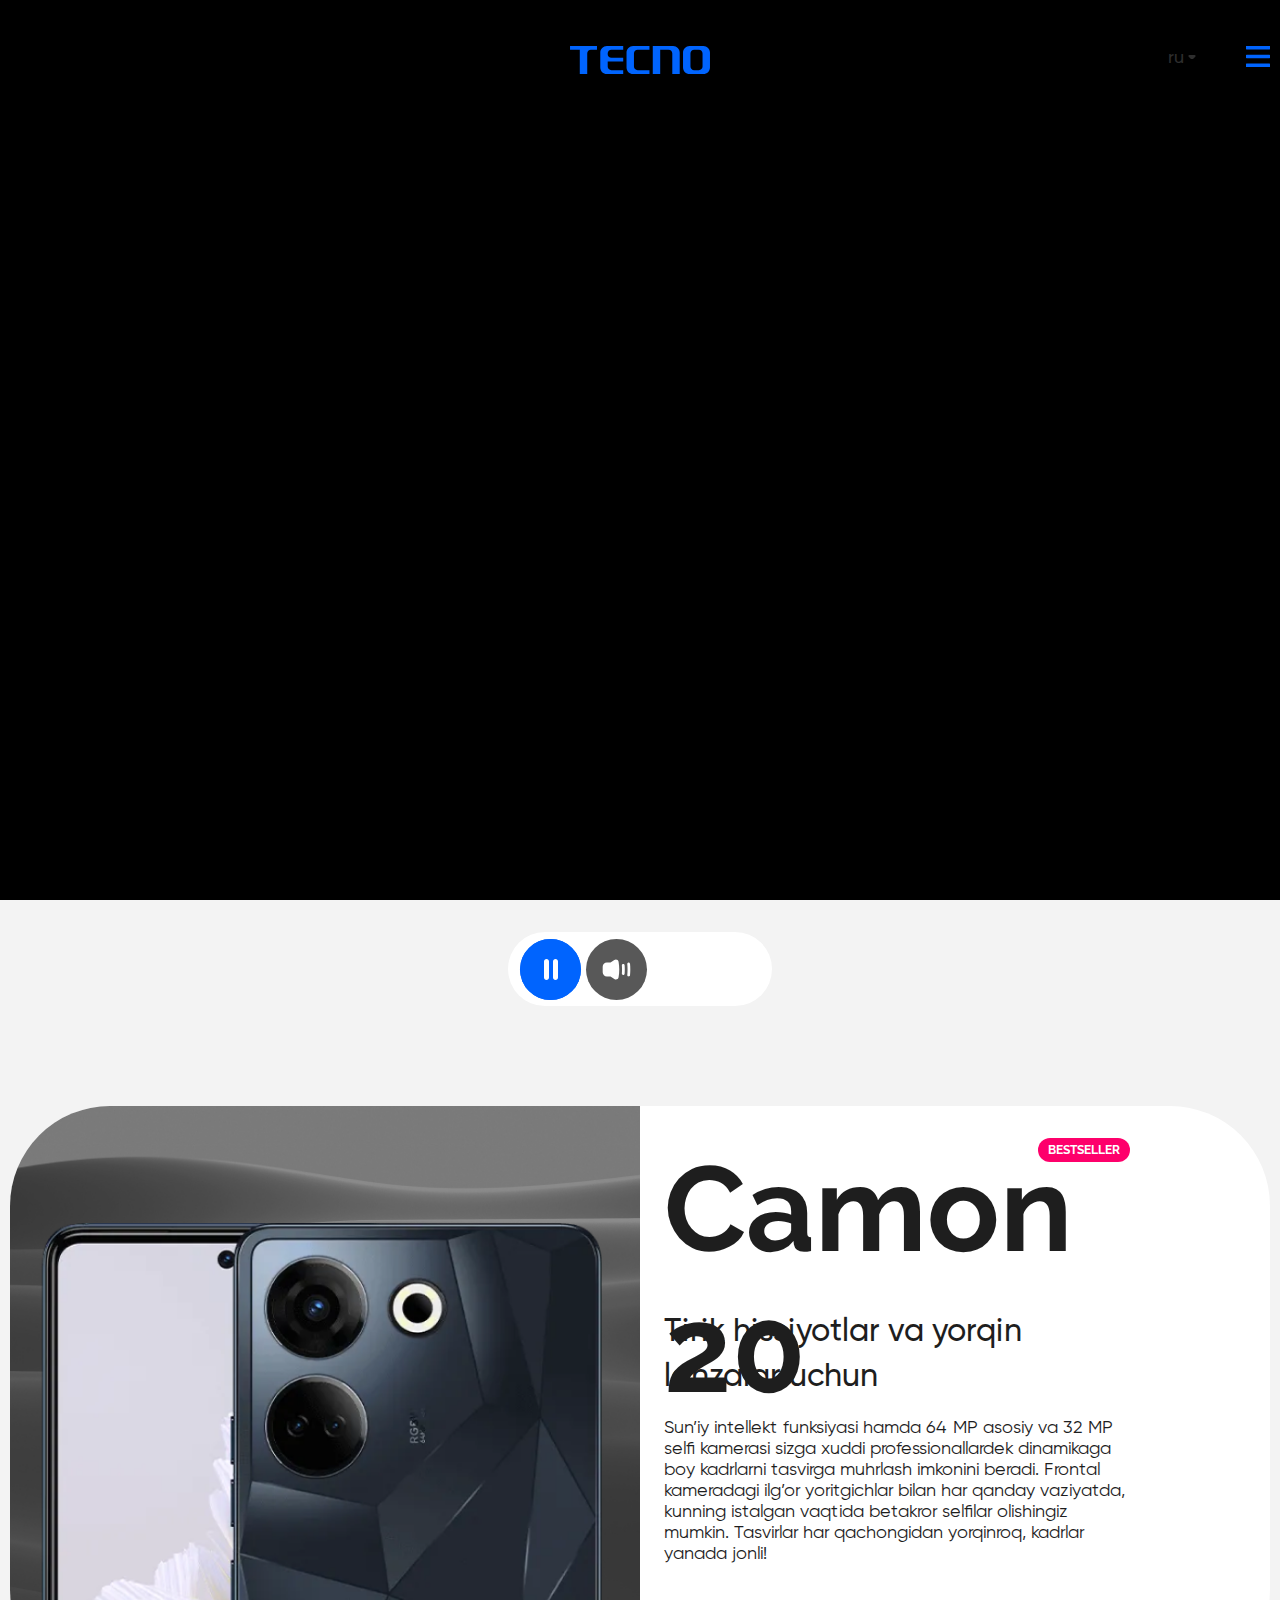
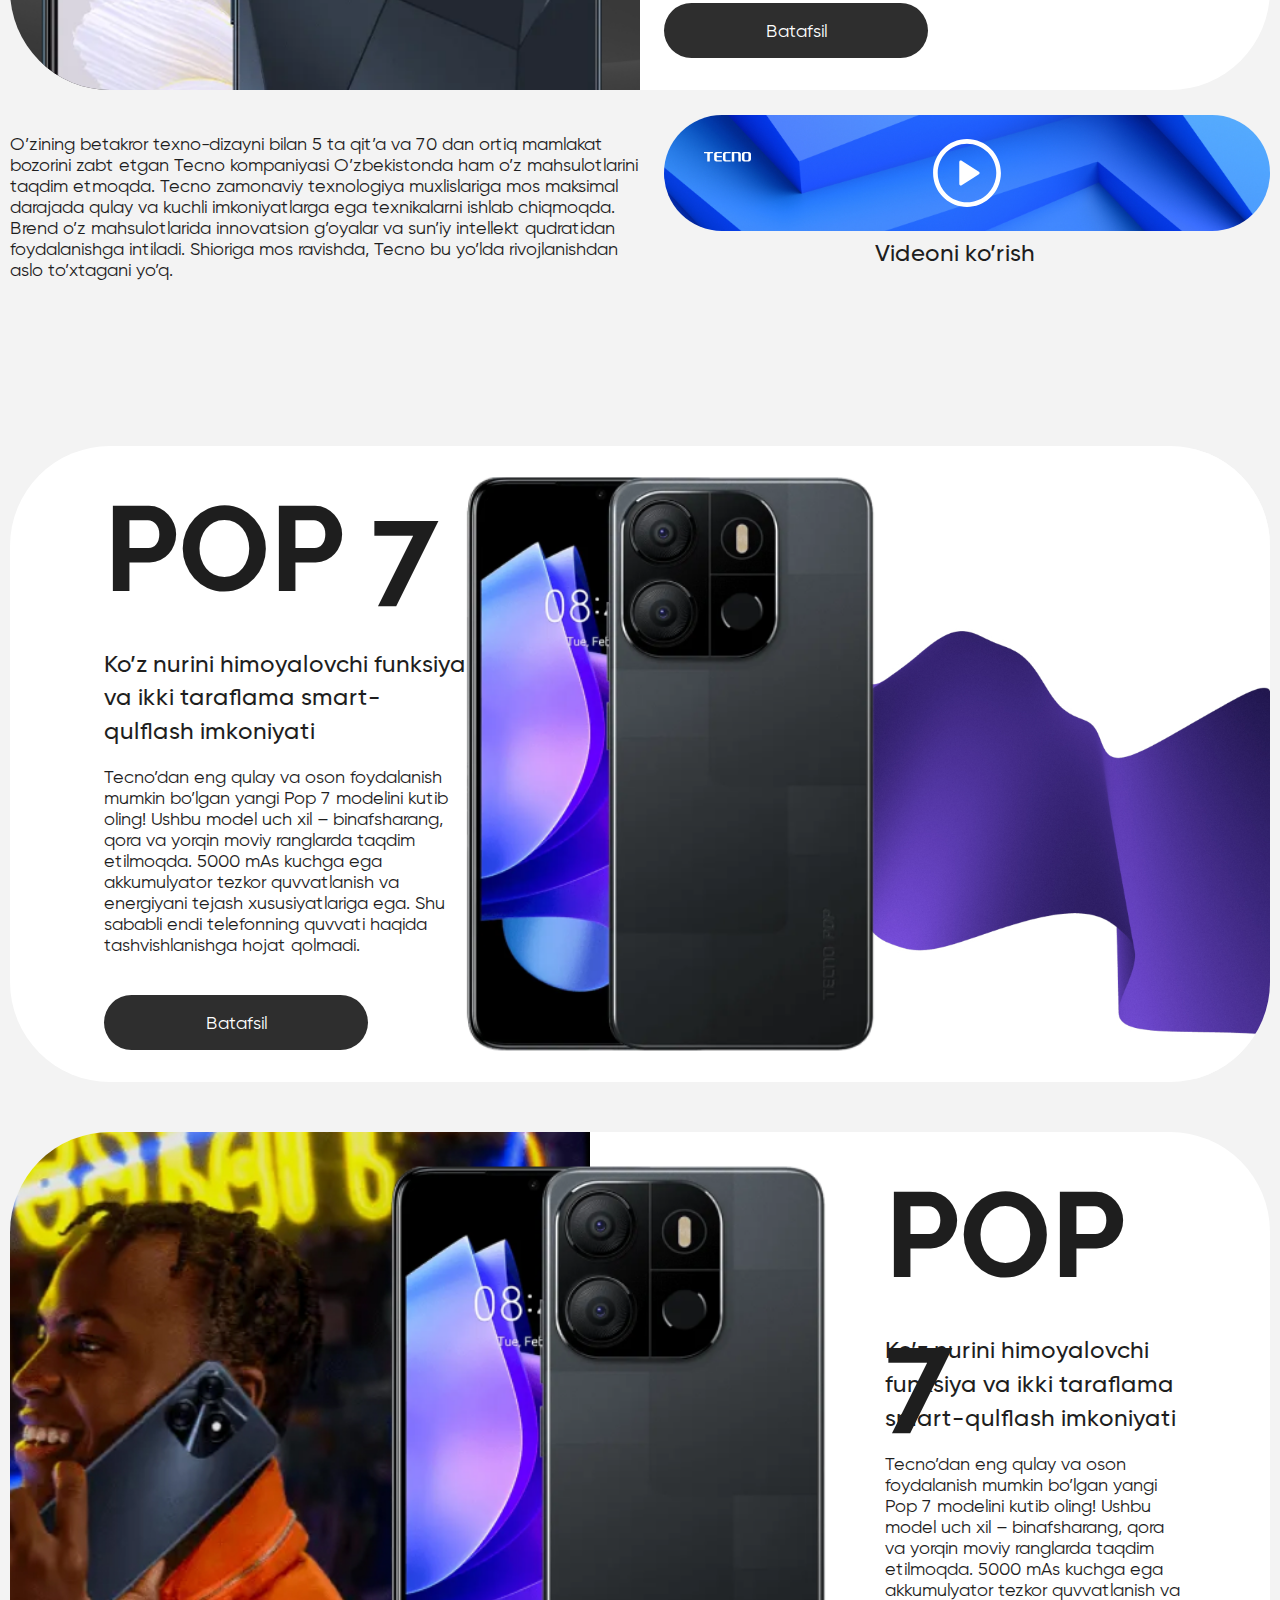
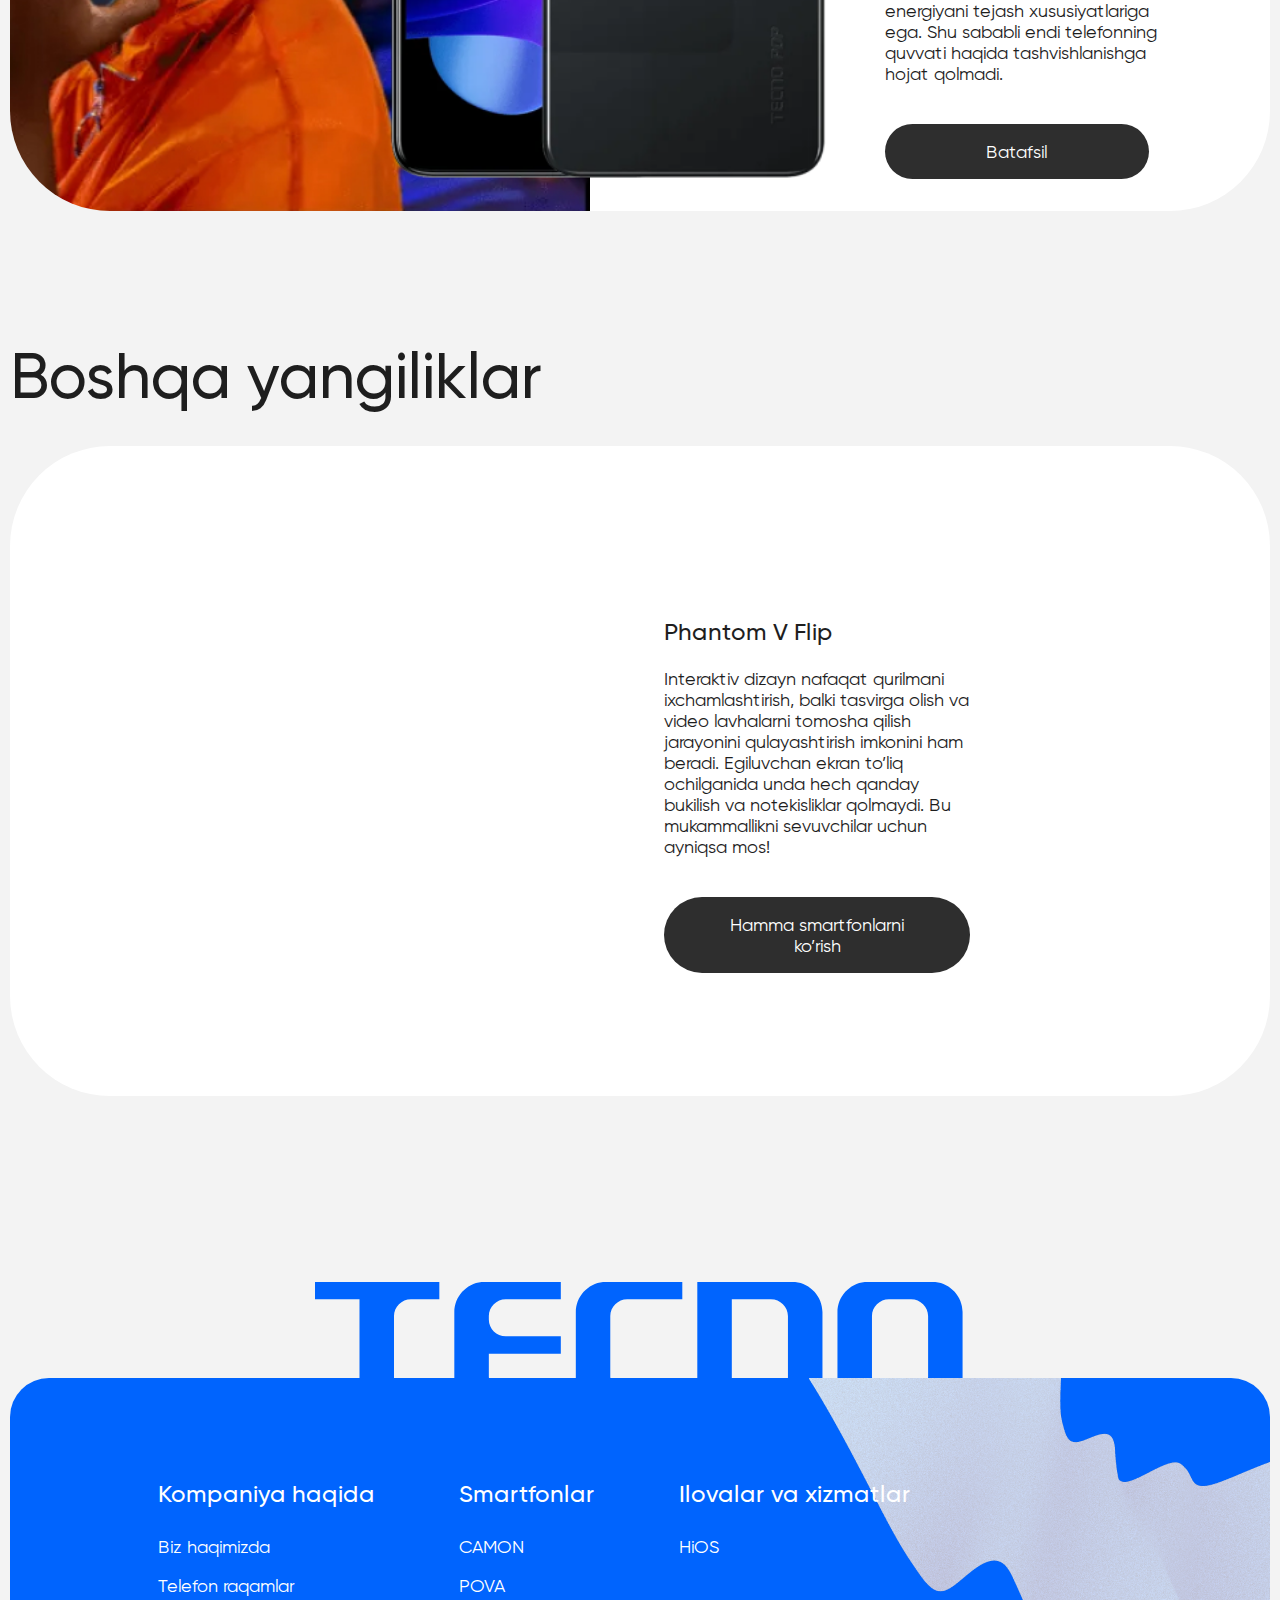
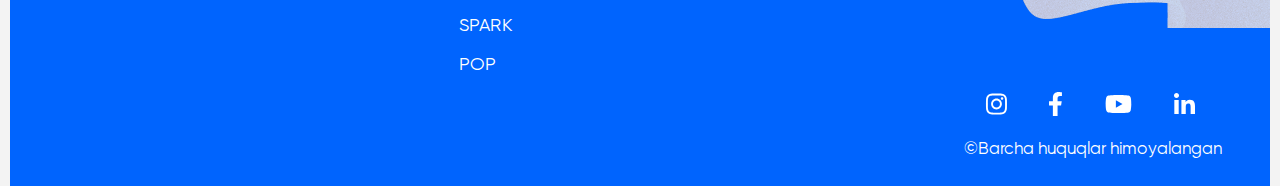
<file: index.html>
<!DOCTYPE html>
<html lang="en">

<head>
    <meta charset="UTF-8">
    <meta name="viewport" content="width=device-width, initial-scale=1.0">
    <title>Document</title>
    <link rel="stylesheet" href="assets/css/style.css">
</head>

<body>
    <div class="wrapper">
        <header class="header">
            <div class="header__wrapper">
                <div class="header__main">
                    <div class="container">
                        <div class="header__logo">
                            <a href="index.html">
                                <img src="assets/img/logo.svg" alt="">
                            </a>
                            <div class="header__link">
                                <div class="header__leng">
                                    ru
                                </div>
                                <img class="header__burger" src="assets/img/icons/burger.svg" alt="menu">
                            </div>
                        </div>
                    </div>
                </div>
                <div class="header__top">
                    <div class="container">
                        <a href="index.html">
                            <img src="assets/img/logo.svg" alt="">
                        </a>
                        <div class="header__top--text">Stop at nothing</div>
                        <nav class="header__top--nav">
                            <ul>
                                <li><a href="index.html">Asosiy sahifa</a></li>
                                <li><a href="catalog.html">Smartfonlar</a></li>
                                <li><a href="#">Biz haqimizda</a></li>
                                <li><a href="#">Kontaktlar</a></li>
                            </ul>
                        </nav>

                    </div>
                </div>
            </div>

        </header>
        <main class="main">
            <section class="main-offer">
                <div class="main-offer__video">
                    <video id="video-main" autoplay muted class="video-item">
                        <!-- <source src="assets/video/video-1.webm" type="video/webm"> -->
                        <!-- <source src="https://d3fyizz0b46qgr.cloudfront.net/global/phones/pova5/videos/20230727-fhd-display.mp4" type="video/mp4"> -->
                        <source
                            src="https://d3fyizz0b46qgr.cloudfront.net/global/phones/pova5/videos/20230727-fhd-display.mp4"
                            type="video/mp4">
                    </video>
                    <!-- <video id="video-main" autoplay loop muted class="video-item">
                       <source src="assets/video/video-1.webm" type="video/webm"> 
                        <source src="assets/video/POVA_128+6_EN_TECNO.mp4" type="video/mp4">
                    </video> -->
                </div>

            </section>
            <div class="container">
                <div class="player">
                    <div id="player__start" class="player__start player__btn">
                        <svg width="21" height="26" viewBox="0 0 21 26" fill="none" xmlns="http://www.w3.org/2000/svg">
                            <path
                                d="M0.291992 24.0506V1.94926C0.292452 1.67273 0.367279 1.40142 0.508633 1.16375C0.649988 0.926088 0.852666 0.730815 1.09543 0.5984C1.33819 0.465985 1.6121 0.401303 1.88845 0.41113C2.1648 0.420958 2.43342 0.504932 2.66616 0.654256L19.8588 11.7018C20.0765 11.8413 20.2556 12.0333 20.3797 12.2601C20.5038 12.487 20.5688 12.7414 20.5688 12.9999C20.5688 13.2585 20.5038 13.5129 20.3797 13.7397C20.2556 13.9665 20.0765 14.1585 19.8588 14.298L2.66616 25.3487C2.43342 25.498 2.1648 25.582 1.88845 25.5918C1.6121 25.6016 1.33819 25.5369 1.09543 25.4045C0.852666 25.2721 0.649988 25.0768 0.508633 24.8392C0.367279 24.6015 0.292452 24.3302 0.291992 24.0537V24.0506Z"
                                fill="white" />
                        </svg>
                    </div>
                    <div id="player__pause" class="player__stop player__btn">
                        <svg width="14" height="21" viewBox="0 0 14 21" fill="none" xmlns="http://www.w3.org/2000/svg">
                            <path fill-rule="evenodd" clip-rule="evenodd"
                                d="M2.5 0C1.11929 0 0 1.11929 0 2.5V18.5C0 19.8807 1.11929 21 2.5 21C3.88071 21 5 19.8807 5 18.5V2.5C5 1.11929 3.88071 0 2.5 0ZM11.5 0C10.1193 0 9 1.11929 9 2.5V18.5C9 19.8807 10.1193 21 11.5 21C12.8807 21 14 19.8807 14 18.5V2.5C14 1.11929 12.8807 0 11.5 0Z"
                                fill="white" />
                        </svg>
                    </div>
                    <div id="player__sound" class="player__sound player__btn">
                        <svg width="29" height="21" viewBox="0 0 29 21" fill="none" xmlns="http://www.w3.org/2000/svg">
                            <path fill-rule="evenodd" clip-rule="evenodd"
                                d="M16.5867 2.63035C16.2345 0.605301 13.918 -0.222122 12.3281 0.903671L8.89266 3.34036C8.65948 3.50494 8.38104 3.59324 8.09563 3.59314H4.83152C3.73246 3.59314 2.67841 4.02974 1.90126 4.8069C1.1241 5.58405 0.6875 6.6381 0.6875 7.73716V13.2625C0.6875 14.3616 1.1241 15.4156 1.90126 16.1928C2.67841 16.9699 3.73246 17.4065 4.83152 17.4065H8.09563C8.38166 17.4066 8.66064 17.4954 8.89404 17.6607L12.3281 20.0946C13.9166 21.2218 16.2345 20.3944 16.5867 18.368C17.0315 15.8125 17.2636 13.1824 17.2636 10.4998C17.2636 7.81728 17.0315 5.18859 16.5867 2.63035ZM28.0353 4.83773C27.9946 4.47682 27.8133 4.14647 27.5308 3.9182C27.2483 3.68993 26.8873 3.5821 26.5259 3.61806C26.1645 3.65402 25.8318 3.83087 25.5998 4.11034C25.3678 4.3898 25.2552 4.74938 25.2864 5.11123C25.6424 8.69482 25.6424 12.3049 25.2864 15.8885C25.2659 16.0702 25.2817 16.2543 25.3329 16.4299C25.3841 16.6055 25.4697 16.7692 25.5846 16.9115C25.6996 17.0538 25.8417 17.1718 26.0027 17.2588C26.1636 17.3457 26.3402 17.3998 26.5223 17.4179C26.7043 17.436 26.8881 17.4178 27.0631 17.3643C27.238 17.3108 27.4006 17.223 27.5413 17.1062C27.6821 16.9894 27.7982 16.8457 27.883 16.6836C27.9678 16.5215 28.0196 16.3442 28.0353 16.162C28.4093 12.3965 28.4093 8.60321 28.0353 4.83773ZM22.6135 6.24255C22.6015 6.05966 22.5531 5.881 22.4713 5.71698C22.3895 5.55296 22.2759 5.40685 22.1371 5.28718C21.9982 5.16751 21.837 5.07667 21.6627 5.01994C21.4884 4.96322 21.3046 4.94175 21.1219 4.95678C20.9392 4.97181 20.7614 5.02304 20.5987 5.1075C20.436 5.19195 20.2918 5.30793 20.1744 5.44869C20.057 5.58944 19.9688 5.75216 19.9149 5.92734C19.861 6.10253 19.8425 6.28669 19.8605 6.46909C20.0817 9.15171 20.0817 11.848 19.8605 14.5306C19.8367 14.8923 19.9559 15.2488 20.1926 15.5234C20.4292 15.7979 20.7643 15.9685 21.1256 15.9982C21.4868 16.0279 21.8453 15.9145 22.1236 15.6823C22.402 15.4501 22.5779 15.1179 22.6135 14.7571C22.8474 11.9238 22.8474 9.07593 22.6135 6.24255Z"
                                fill="white" />
                        </svg>
                    </div>
                    <div class="player__din">
                        <span></span>
                        <span></span>
                        <span></span>
                    </div>
                </div>
            </div>
            <section id="camon20" class="camon20">
                <div class="container">
                    <div class="camon20__banner banner best">
                        <div class="banner__half camon20__banner--bg"
                            style="background-image: url('/assets/img/camon-bg.jpg');">
                            <img id="camon20img" src="assets/img/camon20-1.png" alt="">
                        </div>
                        <div class="banner__half camon20__banner--info">
                            <h2>Camon 20</h2>
                            <h3>Tirik hissiyotlar va yorqin lahzalar uchun</h3>
                            <p>Sun’iy intellekt funksiyasi hamda 64 MP asosiy va 32 MP selfi kamerasi sizga xuddi
                                professionallardek dinamikaga boy kadrlarni tasvirga muhrlash imkonini beradi. Frontal
                                kameradagi ilg’or yoritgichlar bilan har qanday vaziyatda, kunning istalgan vaqtida
                                betakror selfilar olishingiz mumkin. Tasvirlar har qachongidan yorqinroq, kadrlar yanada
                                jonli!
                            </p>
                            <a href="#" class="main-btn">Batafsil</a>
                        </div>
                    </div>
                    <div class="camon20__bottom">
                        <div class="banner__half">
                            <p>O’zining betakror texno-dizayni bilan 5 ta qit’a va 70 dan ortiq mamlakat bozorini zabt
                                etgan Tecno kompaniyasi O’zbekistonda ham o’z mahsulotlarini taqdim etmoqda. Tecno
                                zamonaviy texnologiya muxlislariga mos maksimal darajada qulay va kuchli imkoniyatlarga
                                ega texnikalarni ishlab chiqmoqda. Brend o’z mahsulotlarida innovatsion g’oyalar va
                                sun’iy intellekt qudratidan foydalanishga intiladi. Shioriga mos ravishda, Tecno bu
                                yo’lda rivojlanishdan aslo to’xtagani yo’q. </p>
                        </div>
                        <div class="banner__half">
                            <div class="video-button">
                                <div class="video-button__logo">
                                    <svg width="47" height="10" viewBox="0 0 47 10" fill="none"
                                        xmlns="http://www.w3.org/2000/svg">
                                        <path fill-rule="evenodd" clip-rule="evenodd"
                                            d="M34.6098 0H27.7705V9.42498H30.2647V1.26869H33.0931C33.7679 1.26869 34.3228 1.82235 34.3228 2.50257V9.42498H36.817V2.2115C36.8139 0.9966 35.8206 0 34.6098 0Z"
                                            fill="white" />
                                        <path fill-rule="evenodd" clip-rule="evenodd"
                                            d="M44.7631 0H40.1279C38.9171 0 37.9238 0.9966 37.9238 2.2115V7.21348C37.9238 8.42839 38.9171 9.42498 40.1279 9.42498H44.7631C45.9771 9.42498 46.9672 8.42839 46.9672 7.21348V2.2115C46.9703 0.9966 45.9771 0 44.7631 0ZM43.2464 1.26869C43.9212 1.26869 44.4762 1.82235 44.4762 2.50257V6.92558C44.4762 7.60263 43.9244 8.15946 43.2464 8.15946H41.6477C40.973 8.15946 40.418 7.6058 40.418 6.92558V2.50257C40.418 1.82552 40.9698 1.26869 41.6477 1.26869H43.2464Z"
                                            fill="white" />
                                        <path fill-rule="evenodd" clip-rule="evenodd"
                                            d="M12.3572 0H17.85V1.26869H13.8738C13.1991 1.26869 12.6473 1.82235 12.6473 2.50257V2.74302C12.6473 3.42008 13.1991 3.97691 13.8738 3.97691H17.85V5.24559H12.6473V6.92558C12.6473 7.60263 13.1991 8.15946 13.8738 8.15946H17.85V9.42815H12.3572C11.1463 9.42815 10.1531 8.43155 10.1531 7.21665V2.2115C10.1531 0.996599 11.1463 0 12.3572 0Z"
                                            fill="white" />
                                        <path fill-rule="evenodd" clip-rule="evenodd"
                                            d="M21.1679 0H26.6608V1.26869H22.6846C22.0098 1.26869 21.4549 1.82235 21.4549 2.50257V6.92558C21.4549 7.60263 22.0067 8.15946 22.6846 8.15946H26.6608V9.42815H21.1679C19.954 9.42815 18.9639 8.43155 18.9639 7.21665V2.2115C18.9639 0.996599 19.954 0 21.1679 0Z"
                                            fill="white" />
                                        <path fill-rule="evenodd" clip-rule="evenodd"
                                            d="M9.0402 0H0V1.26869H3.27617V9.42498H5.77034V2.50257C5.77034 1.82552 6.32215 1.27185 6.99693 1.26869H9.0465V0H9.0402Z"
                                            fill="white" />
                                    </svg>
                                </div>
                                <svg width="74" height="74" viewBox="0 0 74 74" fill="none"
                                    xmlns="http://www.w3.org/2000/svg">
                                    <path
                                        d="M29.292 48.0506V25.9493C29.2925 25.6727 29.3673 25.4014 29.5086 25.1638C29.65 24.9261 29.8527 24.7308 30.0954 24.5984C30.3382 24.466 30.6121 24.4013 30.8884 24.4111C31.1648 24.421 31.4334 24.5049 31.6662 24.6543L48.8588 35.7018C49.0765 35.8413 49.2556 36.0333 49.3797 36.2601C49.5038 36.487 49.5688 36.7414 49.5688 36.9999C49.5688 37.2585 49.5038 37.5129 49.3797 37.7397C49.2556 37.9665 49.0765 38.1585 48.8588 38.298L31.6662 49.3487C31.4334 49.498 31.1648 49.582 30.8884 49.5918C30.6121 49.6016 30.3382 49.5369 30.0954 49.4045C29.8527 49.2721 29.65 49.0768 29.5086 48.8392C29.3673 48.6015 29.2925 48.3302 29.292 48.0537V48.0506Z"
                                        fill="white" />
                                    <path
                                        d="M3.08301 36.9997C3.08301 18.2684 18.2684 3.08301 36.9997 3.08301C55.7309 3.08301 70.9163 18.2684 70.9163 36.9997C70.9163 55.7309 55.7309 70.9163 36.9997 70.9163C18.2684 70.9163 3.08301 55.7309 3.08301 36.9997ZM36.9997 7.70801C29.231 7.70801 21.7806 10.7941 16.2873 16.2873C10.7941 21.7806 7.70801 29.231 7.70801 36.9997C7.70801 44.7683 10.7941 52.2188 16.2873 57.712C21.7806 63.2053 29.231 66.2913 36.9997 66.2913C44.7683 66.2913 52.2188 63.2053 57.712 57.712C63.2053 52.2188 66.2913 44.7683 66.2913 36.9997C66.2913 29.231 63.2053 21.7806 57.712 16.2873C52.2188 10.7941 44.7683 7.70801 36.9997 7.70801Z"
                                        fill="white" />
                                </svg>
                            </div>
                            <h4>Videoni ko’rish</h4>
                        </div>
                    </div>

                </div>
            </section>
            <section id="pop7" class="pop7">
                <div class="container">
                    <div class="pop7__banner banner reverse">
                        <img id="pop7img" src="assets/img/pop7-1.png" alt="">
                        <div class="banner__half pop7__banner--bg"
                            style="background-image: url('/assets/img/pop7-bg.jpg');">

                        </div>
                        <div class="banner__half pop7__banner--info">
                            <h2>POP 7</h2>
                            <h4>Ko’z nurini himoyalovchi funksiya va ikki taraflama smart-qulflash imkoniyati</h4>
                            <p>Tecno’dan eng qulay va oson foydalanish mumkin bo’lgan yangi Pop 7 modelini kutib oling!
                                Ushbu model uch xil – binafsharang, qora va yorqin moviy ranglarda taqdim etilmoqda.
                                5000 mAs kuchga ega akkumulyator tezkor quvvatlanish va energiyani tejash
                                xususiyatlariga ega. Shu sababli endi telefonning quvvati haqida tashvishlanishga hojat
                                qolmadi.
                            </p>
                            <a href="#" class="main-btn">Batafsil</a>
                        </div>
                    </div>
                </div>
            </section>
            <section id="spark10" class="spark10">
                <div class="container">
                    <div class="spark10__banner banner">
                        <img id="spark10img" src="assets/img/pop7-1.png" alt="">
                        <div class="banner__half spark10__banner--bg"
                            style="background-image: url('/assets/img/spark10-bg.jpg');">

                        </div>
                        <div class="banner__half spark10__banner--info">
                            <h2>POP 7</h2>
                            <h4>Ko’z nurini himoyalovchi funksiya va ikki taraflama smart-qulflash imkoniyati</h4>
                            <p>Tecno’dan eng qulay va oson foydalanish mumkin bo’lgan yangi Pop 7 modelini kutib oling!
                                Ushbu model uch xil – binafsharang, qora va yorqin moviy ranglarda taqdim etilmoqda.
                                5000 mAs kuchga ega akkumulyator tezkor quvvatlanish va energiyani tejash
                                xususiyatlariga ega. Shu sababli endi telefonning quvvati haqida tashvishlanishga hojat
                                qolmadi.
                            </p>
                            <a href="#" class="main-btn">Batafsil</a>
                        </div>
                    </div>
                </div>
            </section>
            <section id="top-new" class="top-new">
                <div class="container">
                    <div class="top-new__title">
                        Boshqa yangiliklar
                    </div>
                    <div class="top-new__banner banner">
                        <div class="banner__half top-new__banner--bg">
                            <video id="video-main" autoplay muted loop class="video-item">
                                <source
                                    src="https://d3jin7zvhxnw5y.cloudfront.net/global/phones/camon20pro5g/videos/tvc/previewVideo.mp4"
                                    type="video/mp4">
                            </video>
                        </div>
                        <div class="banner__half top-new__banner--info">
                            <h2></h2>
                            <h4>Phantom V Flip</h4>
                            <p>Interaktiv dizayn nafaqat qurilmani ixchamlashtirish, balki tasvirga olish va video
                                lavhalarni tomosha qilish jarayonini qulayashtirish imkonini ham beradi. Egiluvchan
                                ekran to’liq ochilganida unda hech qanday bukilish va notekisliklar qolmaydi. Bu
                                mukammallikni sevuvchilar uchun ayniqsa mos!
                            </p>
                            <a href="#" class="main-btn">Hamma smartfonlarni ko’rish</a>
                        </div>
                    </div>
                </div>
            </section>
        </main>
        <footer id="footer" class="footer">
            <div class="container">
                <img class="footer__logo" src="assets/img/logo-footer.svg" alt="">
                <div class="footer__wrapper">
                    <div class="footer__inner">
                        <div class="footer__item">
                            <h4>Kompaniya haqida</h4>
                            <ul>
                                <li><a href="#">Biz haqimizda</a></li>
                                <li><a href="#">Telefon raqamlar</a></li>
                            </ul>
                        </div>
                        <div class="footer__item">
                            <h4>Smartfonlar</h4>
                            <ul>
                                <li><a href="#">CAMON</a></li>
                                <li><a href="#">POVA</a></li>
                                <li><a href="#">SPARK</a></li>
                                <li><a href="#">POP</a></li>
                            </ul>
                        </div>
                        <div class="footer__item">
                            <h4>Ilovalar va xizmatlar</h4>
                            <ul>
                                <li><a href="#">HiOS</a></li>
                            </ul>
                        </div>
                    </div>
                    <div class="footer__bottom">
                        <div class="footer__bottom--inner">
                            <div class="footer__bottom--social">
                                <ul>
                                    <li><a href="#"><img src="assets/img/icons/instagram-w.svg" alt=""></a></li>
                                    <li><a href="#"><img src="assets/img/icons/facebook-w.svg" alt=""></a></li>
                                    <li><a href="#"><img src="assets/img/icons/youtube-w.svg" alt=""></a></li>
                                    <li><a href="#"><img src="assets/img/icons/linkedin-in-w.svg" alt=""></a></li>
                                </ul>
                            </div>
                            <div class="footer__bottom--copy">
                                ©Barcha huquqlar himoyalangan
                            </div>
                        </div>
                    </div>
                </div>
            </div>
        </footer>
    </div>
    <script src="assets/js/main.js"></script>
</body>

</html>
</file>
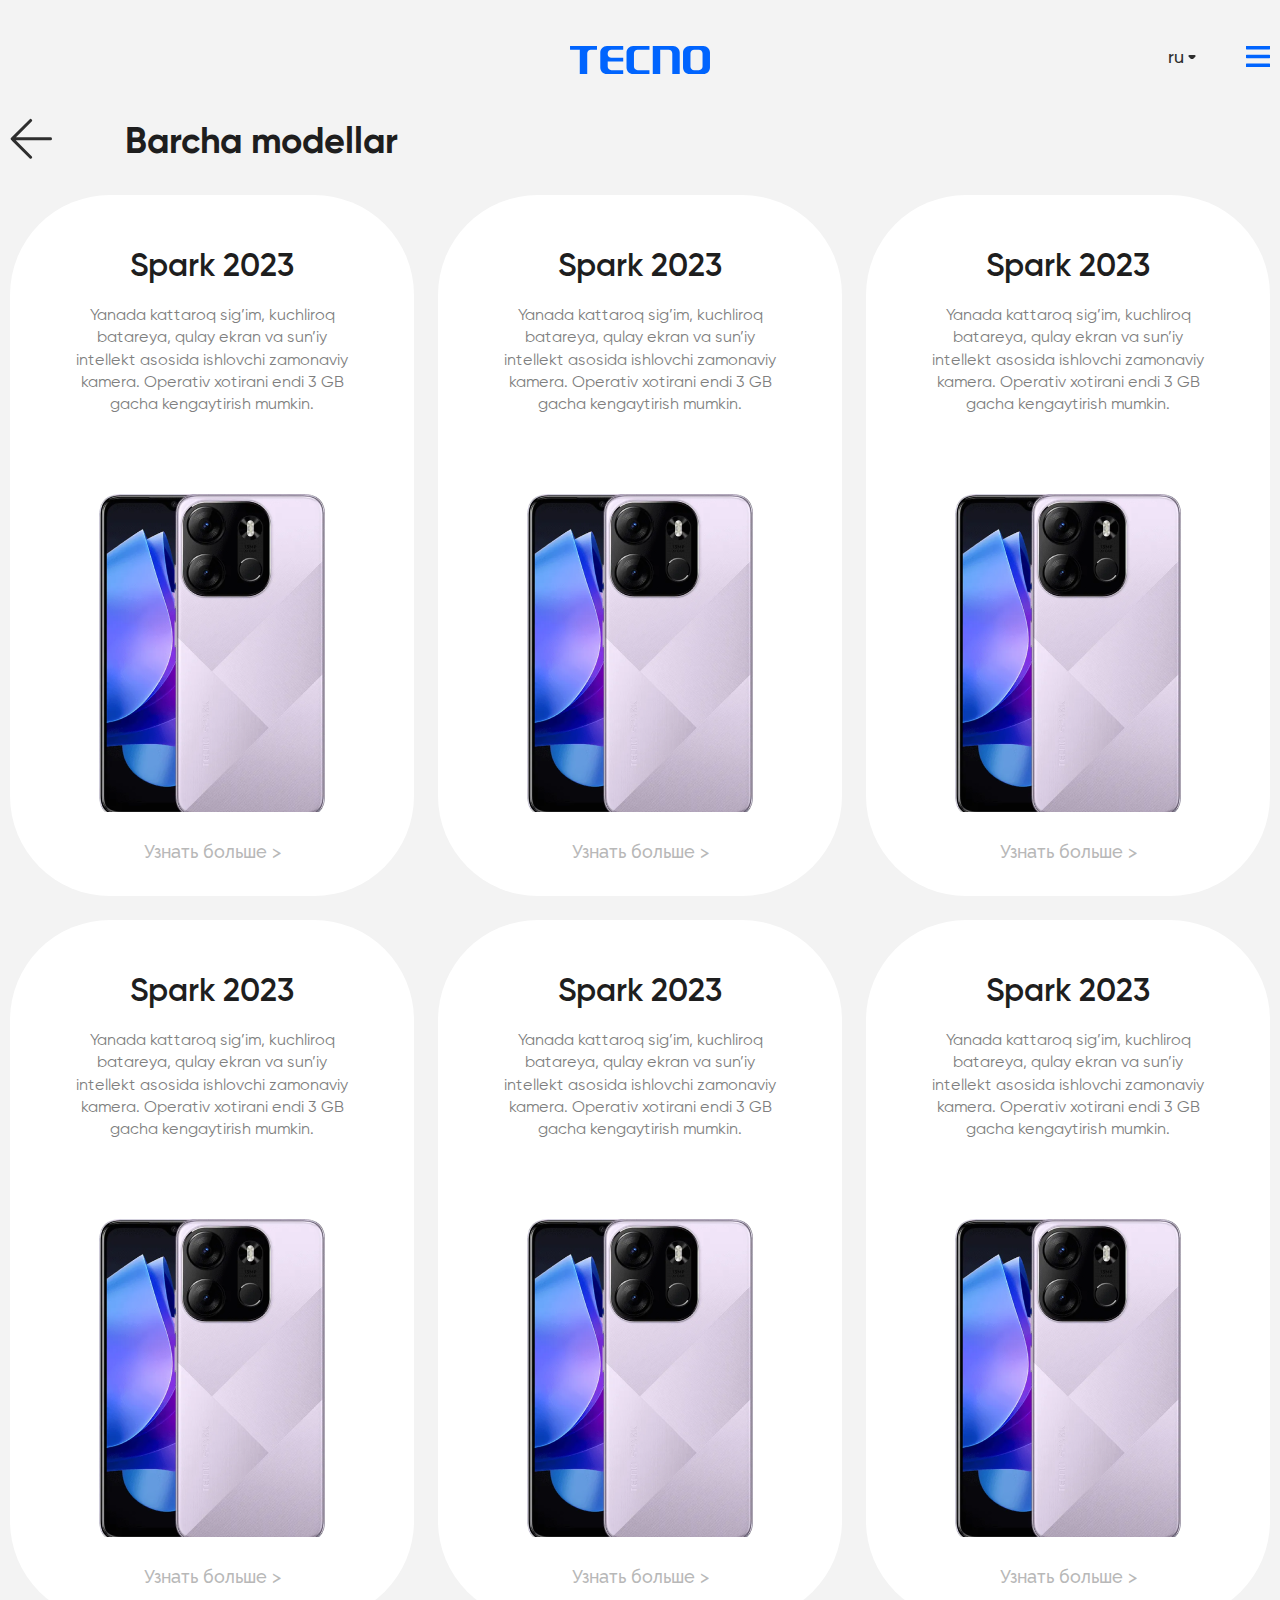
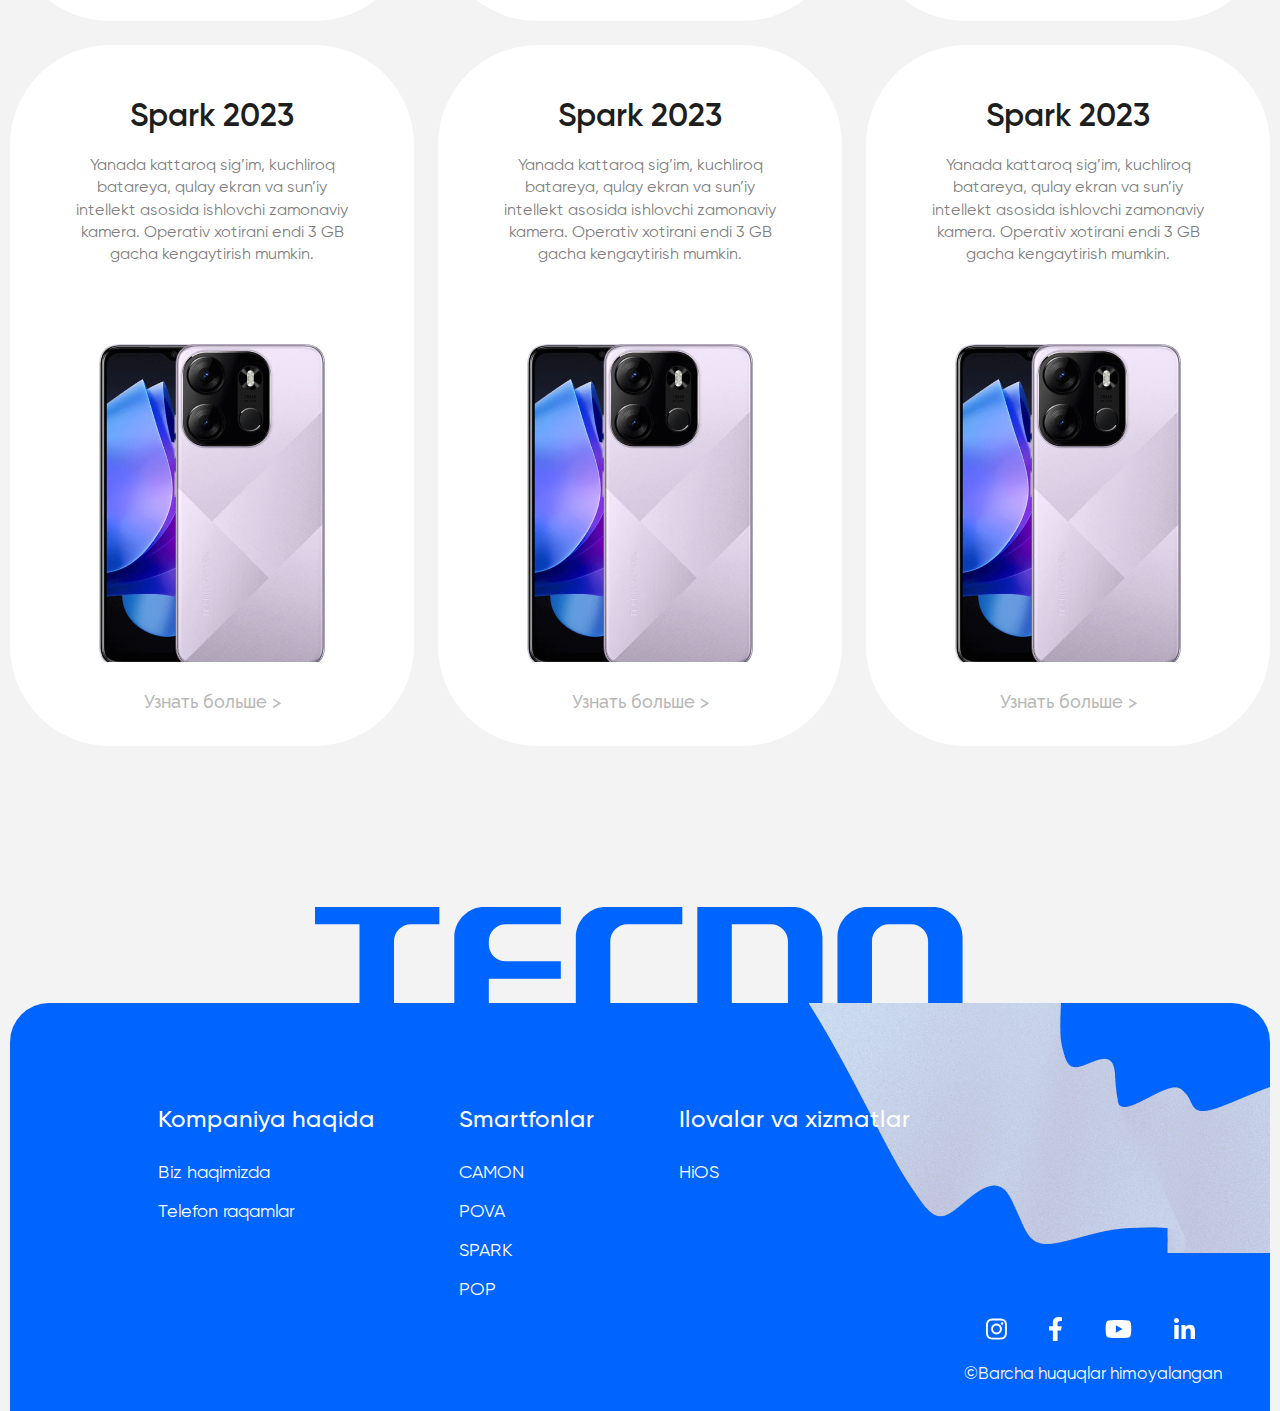
<file: catalog.html>
<!DOCTYPE html>
<html lang="en">

<head>
    <meta charset="UTF-8">
    <meta name="viewport" content="width=device-width, initial-scale=1.0">
    <title>Catalog</title>
    <link rel="stylesheet" href="assets/css/style.css">
</head>

<body>
    <div class="wrapper">
        <header class="header">
            <div class="header__wrapper">
                <div class="header__main">
                    <div class="container">
                        <div class="header__logo">
                            <a href="index.html">
                                <img src="assets/img/logo.svg" alt="">
                            </a>
                            <div class="header__link">
                                <div class="header__leng">
                                    ru
                                </div>
                                <img class="header__burger" src="assets/img/icons/burger.svg" alt="menu">
                            </div>
                        </div>
                    </div>
                </div>
                <div class="header__top">
                    <div class="container">
                        <a href="index.html">
                            <img src="assets/img/logo.svg" alt="">
                        </a>
                        <div class="header__top--text">Stop at nothing</div>
                        <nav class="header__top--nav">
                            <ul>
                                <li><a href="index.html">Asosiy sahifa</a></li>
                                <li><a href="catalog.html">Smartfonlar</a></li>
                                <li><a href="#">Biz haqimizda</a></li>
                                <li><a href="#">Kontaktlar</a></li>
                            </ul>
                        </nav>

                    </div>
                </div>
            </div>

        </header>
        <main class="main">
            <section class="prev-link">
                <div class="container">
                    <div class="prev-link__wrapper">
                        <a href="index.html">
                            <svg width="42" height="41" viewBox="0 0 42 41" fill="none"
                                xmlns="http://www.w3.org/2000/svg">
                                <path
                                    d="M40.5063 20.8285H2.20466M2.20466 20.8285L20.5894 2.44377M2.20466 20.8285L20.5894 39.2133"
                                    stroke="#2E2E2E" stroke-width="3" stroke-linecap="round" stroke-linejoin="round" />
                            </svg>
                        </a>
                        <h1>Barcha modellar</h1>
                    </div>
                </div>
            </section>
            <section class="catalog">
                <div class="container">
                    <div class="catalog__wrapper">
                        <div class="catalog__item card">
                            <div class="card__title">Spark 2023</div>
                            <div class="card__text">Yanada kattaroq sig’im, kuchliroq batareya, qulay ekran va sun’iy
                                intellekt asosida ishlovchi zamonaviy kamera. Operativ xotirani endi 3 GB gacha
                                kengaytirish mumkin.
                            </div>
                            <img src="assets/img/catalog/spark2023.png" alt="">
                            <a href="#">Узнать больше ></a>
                        </div>
                        <div class="catalog__item card">
                            <div class="card__title">Spark 2023</div>
                            <div class="card__text">Yanada kattaroq sig’im, kuchliroq batareya, qulay ekran va sun’iy
                                intellekt asosida ishlovchi zamonaviy kamera. Operativ xotirani endi 3 GB gacha
                                kengaytirish mumkin.
                            </div>
                            <img src="assets/img/catalog/spark2023.png" alt="">
                            <a href="#">Узнать больше ></a>
                        </div>
                        <div class="catalog__item card">
                            <div class="card__title">Spark 2023</div>
                            <div class="card__text">Yanada kattaroq sig’im, kuchliroq batareya, qulay ekran va sun’iy
                                intellekt asosida ishlovchi zamonaviy kamera. Operativ xotirani endi 3 GB gacha
                                kengaytirish mumkin.
                            </div>
                            <img src="assets/img/catalog/spark2023.png" alt="">
                            <a href="#">Узнать больше ></a>
                        </div>
                        <div class="catalog__item card">
                            <div class="card__title">Spark 2023</div>
                            <div class="card__text">Yanada kattaroq sig’im, kuchliroq batareya, qulay ekran va sun’iy
                                intellekt asosida ishlovchi zamonaviy kamera. Operativ xotirani endi 3 GB gacha
                                kengaytirish mumkin.
                            </div>
                            <img src="assets/img/catalog/spark2023.png" alt="">
                            <a href="#">Узнать больше ></a>
                        </div>
                        <div class="catalog__item card">
                            <div class="card__title">Spark 2023</div>
                            <div class="card__text">Yanada kattaroq sig’im, kuchliroq batareya, qulay ekran va sun’iy
                                intellekt asosida ishlovchi zamonaviy kamera. Operativ xotirani endi 3 GB gacha
                                kengaytirish mumkin.
                            </div>
                            <img src="assets/img/catalog/spark2023.png" alt="">
                            <a href="#">Узнать больше ></a>
                        </div>
                        <div class="catalog__item card">
                            <div class="card__title">Spark 2023</div>
                            <div class="card__text">Yanada kattaroq sig’im, kuchliroq batareya, qulay ekran va sun’iy
                                intellekt asosida ishlovchi zamonaviy kamera. Operativ xotirani endi 3 GB gacha
                                kengaytirish mumkin.
                            </div>
                            <img src="assets/img/catalog/spark2023.png" alt="">
                            <a href="#">Узнать больше ></a>
                        </div>
                        <div class="catalog__item card">
                            <div class="card__title">Spark 2023</div>
                            <div class="card__text">Yanada kattaroq sig’im, kuchliroq batareya, qulay ekran va sun’iy
                                intellekt asosida ishlovchi zamonaviy kamera. Operativ xotirani endi 3 GB gacha
                                kengaytirish mumkin.
                            </div>
                            <img src="assets/img/catalog/spark2023.png" alt="">
                            <a href="#">Узнать больше ></a>
                        </div>
                        <div class="catalog__item card">
                            <div class="card__title">Spark 2023</div>
                            <div class="card__text">Yanada kattaroq sig’im, kuchliroq batareya, qulay ekran va sun’iy
                                intellekt asosida ishlovchi zamonaviy kamera. Operativ xotirani endi 3 GB gacha
                                kengaytirish mumkin.
                            </div>
                            <img src="assets/img/catalog/spark2023.png" alt="">
                            <a href="#">Узнать больше ></a>
                        </div>
                        <div class="catalog__item card">
                            <div class="card__title">Spark 2023</div>
                            <div class="card__text">Yanada kattaroq sig’im, kuchliroq batareya, qulay ekran va sun’iy
                                intellekt asosida ishlovchi zamonaviy kamera. Operativ xotirani endi 3 GB gacha
                                kengaytirish mumkin.
                            </div>
                            <img src="assets/img/catalog/spark2023.png" alt="">
                            <a href="#">Узнать больше ></a>
                        </div>
                    </div>
                </div>
            </section>


        </main>
        <footer id="footer" class="footer">
            <div class="container">
                <img class="footer__logo" src="assets/img/logo-footer.svg" alt="">
                <div class="footer__wrapper">
                    <div class="footer__inner">
                        <div class="footer__item">
                            <h4>Kompaniya haqida</h4>
                            <ul>
                                <li><a href="#">Biz haqimizda</a></li>
                                <li><a href="#">Telefon raqamlar</a></li>
                            </ul>
                        </div>
                        <div class="footer__item">
                            <h4>Smartfonlar</h4>
                            <ul>
                                <li><a href="#">CAMON</a></li>
                                <li><a href="#">POVA</a></li>
                                <li><a href="#">SPARK</a></li>
                                <li><a href="#">POP</a></li>
                            </ul>
                        </div>
                        <div class="footer__item">
                            <h4>Ilovalar va xizmatlar</h4>
                            <ul>
                                <li><a href="#">HiOS</a></li>
                            </ul>
                        </div>
                    </div>
                    <div class="footer__bottom">
                        <div class="footer__bottom--inner">
                            <div class="footer__bottom--social">
                                <ul>
                                    <li><a href="#"><img src="assets/img/icons/instagram-w.svg" alt=""></a></li>
                                    <li><a href="#"><img src="assets/img/icons/facebook-w.svg" alt=""></a></li>
                                    <li><a href="#"><img src="assets/img/icons/youtube-w.svg" alt=""></a></li>
                                    <li><a href="#"><img src="assets/img/icons/linkedin-in-w.svg" alt=""></a></li>
                                </ul>
                            </div>
                            <div class="footer__bottom--copy">
                                ©Barcha huquqlar himoyalangan
                            </div>
                        </div>
                    </div>
                </div>
            </div>
        </footer>
    </div>
    <script src="assets/js/main.js"></script>
</body>

</html>
</file>
<file: assets/css/style.css>
/* ===== Reset ===== */
* {
    box-sizing: border-box;
}

html,
body {
    margin: 0;
    padding: 0;
    height: 100%;
}

a {
    text-decoration: none;
    color: inherit;
    transition: all 0.3s;
}

a,
button,
input,
textarea {
    box-sizing: border-box;
    font-family: inherit;
    font-size: inherit;
    color: inherit;
}

input::placeholder,
textarea::placeholder {
    color: inherit;
    opacity: 0.7;
}

a {
    display: inline-block;
    color: inherit;
}

ul,
li {
    list-style: none;
    padding: 0;
    margin: 0;
}

button {
    display: block;
    width: max-content;
    background-color: transparent;
    border: none;
    cursor: pointer;
}

input,
textarea {
    background-color: transparent;
    border: none;
    padding-block: 0;
    padding-inline: 0;
}

h1,
h2,
h3,
h4,
h5,
h6 {
    margin: 0;
    padding: 0;
}

:root {
    --main-color: #0064FE;
    --text-color: #1E1E1E;
    --black: #2E2E2E;
    --white: #fff;
    --bg-color: #F3F3F3;
    --accent: #FE006B;
}

/* Fonts =======================================*/
@font-face {
    font-family: 'Raleway';
    src: url('../fonts/Raleway-Medium.eot');
    src: local('Raleway Medium'), local('Raleway-Medium'),
        url('../fonts/Raleway-Medium.eot?#iefix') format('embedded-opentype'),
        url('../fonts/Raleway-Medium.woff') format('woff'),
        url('../fonts/Raleway-Medium.ttf') format('truetype');
    font-weight: 500;
    font-style: normal;
}

@font-face {
    font-family: 'Raleway';
    src: url('../fonts/Raleway-Bold.eot');
    src: local('Raleway Bold'), local('Raleway-Bold'),
        url('../fonts/Raleway-Bold.eot?#iefix') format('embedded-opentype'),
        url('../fonts/Raleway-Bold.woff') format('woff'),
        url('../fonts/Raleway-Bold.ttf') format('truetype');
    font-weight: bold;
    font-style: normal;
}

@font-face {
    font-family: 'Gilroy';
    src: local('Gilroy Bold'), local('Gilroy-Bold'),
        url('../fonts/Gilroy-Bold.woff') format('woff'),
        url('../fonts/Gilroy-Bold.ttf') format('truetype');
    font-weight: 700;
    font-style: normal;
}

@font-face {
    font-family: 'Gilroy';
    src: local('Gilroy SemiBold'), local('Gilroy-SemiBold'),
        url('../fonts/Gilroy-SemiBold.woff') format('woff'),
        url('../fonts/Gilroy-SemiBold.ttf') format('truetype');
    font-weight: 600;
    font-style: normal;
}

@font-face {
    font-family: 'Gilroy';
    src: local('Gilroy Medium'), local('Gilroy-Medium'),
        url('../fonts/Gilroy-Medium.woff') format('woff'),
        url('../fonts/Gilroy-Medium.ttf') format('truetype');
    font-weight: 500;
    font-style: normal;
}

@font-face {
    font-family: 'Gilroy';
    src: local('Gilroy Regular'), local('Gilroy-Regular'),
        url('../fonts/Gilroy-Regular.woff') format('woff'),
        url('../fonts/Gilroy-Regular.ttf') format('truetype');
    font-weight: 400;
    font-style: normal;
}




/* Global =====================*/
body {
    font-family: 'Gilroy';
    color: var(--text-color);
    font-size: 18px;
    background-color: var(--bg-color);
}

h2 {
    font-family: 'Raleway';
    font-size: 120px;
    font-style: normal;
    font-weight: 700;
    line-height: normal;
}

h3 {
    font-family: 'Gilroy';
    font-size: 32px;
    font-style: normal;
    font-weight: 500;
    line-height: 140%
}

h4 {
    font-family: 'Gilroy';
    font-size: 24px;
    font-style: normal;
    font-weight: 500;
    line-height: 140%
}

.wrapper {

    position: relative;
    min-height: 100vh;
    display: flex;
    flex-direction: column;
    justify-content: space-between;
}

main {

    flex: 1 1 auto;
}

.container {
    position: relative;
    max-width: 1724px;
    width: 100%;
    padding: 0 10px;
    margin: 0 auto;
}

.main-btn {
    padding: 17px 42px;
    background-color: var(--black);
    border-radius: 60px;
    color: var(--white);
    min-width: 264px;
    text-align: center;
}

.reverse {
    flex-direction: row-reverse;
}

.banner__half {
    background-repeat: no-repeat;
    background-size: cover;
}

.banner h2{
    height: 138px;
}

/* Site ========================*/

/* header =============*/
.header {
    position: absolute;
    width: 100%;
    z-index: 99;
}

.header__main {
    padding: 14px 0;
    margin-top: 32px;
    display: flex;
    justify-content: center;
}

.header__main .header__logo {
    position: relative;
    display: flex;
    justify-content: center;
    width: 100%;
}

.header__main .header__logo img {
    width: 140px;
    object-fit: cover;
}

.header__link {
    position: absolute;
    right: 0;
    top: 0;
    display: flex;
}

.header__leng {
    position: relative;
    padding-right: 12px;
    font-weight: 500;
    color: #2E2E2E;
    cursor: pointer;
}

.header__leng::after {
    content: '';
    position: absolute;
    right: 0;
    top: 50%;
    transform: translateY(-50%);
    background-image: url(../img/icons/sub.svg);
    width: 8px;
    height: 4px;
    background-repeat: no-repeat;
    background-size: cover;
}

.header__main .header__link>img {
    width: 24px;
    margin-left: 50px;
    cursor: pointer;
}

.header__top {
    position: absolute;
    top: -310px;
    left: 0;
    width: 100%;
    height: 310px;
    background-color: #fff;
    border-bottom-right-radius: 100px;
    border-bottom-left-radius: 100px;
    background-image: url(../img/header-decor.png);
    background-repeat: no-repeat;
    background-position: right top;
    text-align: center;
    padding: 39px 0 74px;
    transition: all 0.4s;
}

.header__top.is_open {
    top: 0;
    pointer-events: visible;
    z-index: 999;
}

.header__top--text {
    margin-top: 10px;

    font-size: 24px;
    font-style: normal;
    font-weight: 700;
}

.header__top--nav ul {
    display: flex;
    justify-content: center;
    margin-top: 73px;
}

.header__top--nav ul li {
    margin-right: 42px;
    color: #B8B8B8;
    font-family: Gilroy;
    font-size: 24px;
    font-style: normal;
    font-weight: 500;
}


.main-offer {
    background-color: #000;
    position: relative;
    width: 100%;
    height: 100vh;
}

.main-offer__video {
    position: absolute;
    top: 0;
    left: 0;
    width: 100%;
    height: 100%;
    display: flex;
    justify-content: center;
}

.main-offer__video video {
    width: 60%;
    height: auto;
    object-fit: contain;
}

/* Player ========================= */

.player {
    max-width: 264px;
    max-height: 74px;
    height: 74px;
    padding: 6px 12px;
    border-radius: 37px;
    background-color: #fff;
    margin: 32px auto;
    display: flex;
    align-items: center;
    margin-bottom: 100px;
}

.player__btn {
    display: flex;
    justify-content: center;
    align-items: center;
    width: 61px;
    height: 61px;
    border-radius: 50%;
    background-color: #0064FE;
    cursor: pointer;
}

.player__start,
.player__stop {
    position: absolute;
}

.player__start {
    z-index: 1;
    padding-left: 5px;
}

.player__stop {
    z-index: 2;
}

.player__sound {
    background-color: #585858;
    margin-left: 66px;
}

.player__din {
    width: max-content;
    display: flex;
    gap: 4px;
    margin-left: auto;
}

.player .player__din span {
    width: 100%;
    height: 6px;
    border-radius: 3px;
    background-color: #585858;
    margin-left: auto;
    animation: play 12s ease-in-out 1s reverse infinite;
}

.player .player__din span:nth-last-child(1) {
    margin-right: 0;
    animation-duration: 8s;

}

.player .player__din span:nth-last-child(2) {
    margin-right: 0;
    animation-duration: 20s;
}


/* Banner ========================*/
.banner {
    position: relative;
    width: 100%;
    border-radius: 100px;
    overflow: hidden;
    background-color: #fff;
    margin: 25px 0;
    display: flex;
}

.banner.best {
    position: relative;
}

.banner.best::after {
    position: absolute;
    content: 'Bestseller';
    top: 32px;
    right: 140px;
    background-color: var(--accent);
    color: var(--white);
    font-family: Raleway;
    font-size: 12px;
    font-style: normal;
    font-weight: 900;
    line-height: 140%;
    padding: 4px 10px 3px;
    border-radius: 30px;
    text-transform: uppercase;
}

.banner h2 {
    margin-bottom: 32px;
}

.banner h4 {
    margin-bottom: 18px;
}

.banner p {
    margin-bottom: 40px;
}

.banner__half {
    width: 50%;
}

/* Camon 20 =====================*/
.camon20__banner>.banner__half {
    padding: 32px 140px 32px 24px;
}

.camon20__banner--bg {
    position: relative;
    background-repeat: no-repeat;
    background-size: cover;
    overflow: hidden;
}

.camon20__banner--bg img {
    position: absolute;
    bottom: 0%;
    left: 50%;
    transform: translateX(-50%);
    height: 80%;
}

.camon20__bottom {
    display: flex;
    /* gap: 24px; */
}

.video-button {
    position: relative;
    cursor: pointer;
    height: 116px;
    width: calc(100% - 24px);
    margin-left: 24px;
    border-radius: 60px;
    background-image: url(../img/video-btn.jpg);
    background-repeat: no-repeat;
    background-size: cover;
    background-position: center;
    transition: all 0.5s;
    display: flex;
    align-items: center;
    justify-content: center;
}

.video-button:hover {
    background-image: url(../img/video-btn-h.jpg);
}

.video-button__logo {
    position: absolute;
    left: 40px;
    top: 30px;
}

.video-button+h4 {
    text-align: center;
    margin-top: 6px;
}

/* Pop 7 ================================*/
.pop7__banner {
    margin-top: 148px;
    margin-bottom: 50px;
}

.pop7__banner>.banner__half {
    padding: 32px 170px 32px 94px;
}

.pop7__banner>.banner__half h4 {
    max-width: 547px;
}

.pop7__banner--bg {
    background-size: 100%;
    background-position: right center;
    background-repeat: no-repeat;
}

#pop7img {
    position: absolute;
    height: 90%;
    left: 52%;
    top: 50%;
    transform: translate(-50%, -50%);
}

/* Spark 10 ================================*/

.spark10__banner>.banner__half {
    padding: 32px 84px 32px 295px;
    background-position: right center;
}

.spark10__banner>.banner__half:nth-last-child(1) {
    width: 60%;
}

#spark10img {
    position: absolute;
    height: 90%;
    left: 47%;
    top: 50%;
    transform: translate(-50%, -50%);
}

/* Top New ==================================*/
.top-new{
    margin-top: 128px;
}
.top-new__title{
font-size: 64px;
font-weight: 500;
margin-bottom: 32px;
}
.top-new__banner{
    height: 650px;
}
.top-new__banner--info{
    width: 40%;
    padding: 0 174px 0 24px;
}
.top-new__banner--bg{
    position: relative;
}
.top-new__banner--bg video{
    position: absolute;
    top: 0;
    left: 0;
    width: 100%;
    height: 100%;
    object-fit: cover;
}
/*================================= Catalog ==================================*/

.prev-link__wrapper {
    display: flex;
    align-items: center;
    margin-top: 118px;
}

.prev-link__wrapper h1 {
    margin-left: 73px;
}

.catalog__wrapper {
    display: grid;
    grid-template-columns: repeat(3, 1fr);
    gap: 24px;
    margin-top: 32px;
}

.catalog__item {
    padding: 48px 60px 32px;
    background-color: var(--white);
    border-radius: 100px;
    overflow: hidden;
}

.card {
    display: flex;
    flex-direction: column;
    align-items: center;
    text-align: center;
}

.card__title {
    font-size: 32px;
    font-style: normal;
    font-weight: 600;
    line-height: 140%;
    margin-bottom: 16px;
}

.card__text {
    color: #7F7F7F;
    text-align: center;
    font-family: Gilroy;
    font-size: 16px;
    font-style: normal;
    font-weight: 400;
    line-height: 140%;
    margin-bottom: 78px;
}

.card a {
    color: #B8B8B8;
    font-family: Raleway;
    font-size: 18px;
    font-style: normal;
    font-weight: 500;
    line-height: 140%;
    margin-top: 27px;
}

/* Footer ======================*/

.footer {
    margin-top: 257px;
    color: var(--white);

}

.footer__wrapper {
    position: relative;
    background-color: var(--main-color);
    padding: 100px 48px 24px 148px;
    border-top-right-radius: 39px;
    border-top-left-radius: 39px;
    width: 100%;
    background-image: url(../img/footer-decor.png);
    background-repeat: no-repeat;
    background-position: right top;
    z-index: 2;
}

.footer__logo {
    position: absolute;
    top: -96px;
    left: 50%;
    transform: translateX(-50%);
    z-index: 1;
}

.footer__inner {
    display: flex;
    justify-content: start;
}

.footer__item {
    margin-right: 84px;
}

.footer__item h4 {
    margin-bottom: 24px;
}

.footer__item ul li {
    margin-bottom: 18px;
}

.footer__bottom {
    display: flex;
    justify-content: end;
}

.footer__bottom--inner {
    display: inline-block;
}

.footer__bottom--social ul {
    display: flex;
    align-items: center;
    justify-content: space-around;
    max-width: 252px;
    margin-bottom: 16px;
}

.footer__bottom--copy {
    font-size: 17px;
    font-style: normal;
    font-weight: 400;
    line-height: 152.941%;
}

/* Key Frames ======================*/
@keyframes play {
    0% {
        width: 30px;
    }

    50% {
        width: 15px;
    }

    100% {
        width: 30px;
    }
}
</file>
